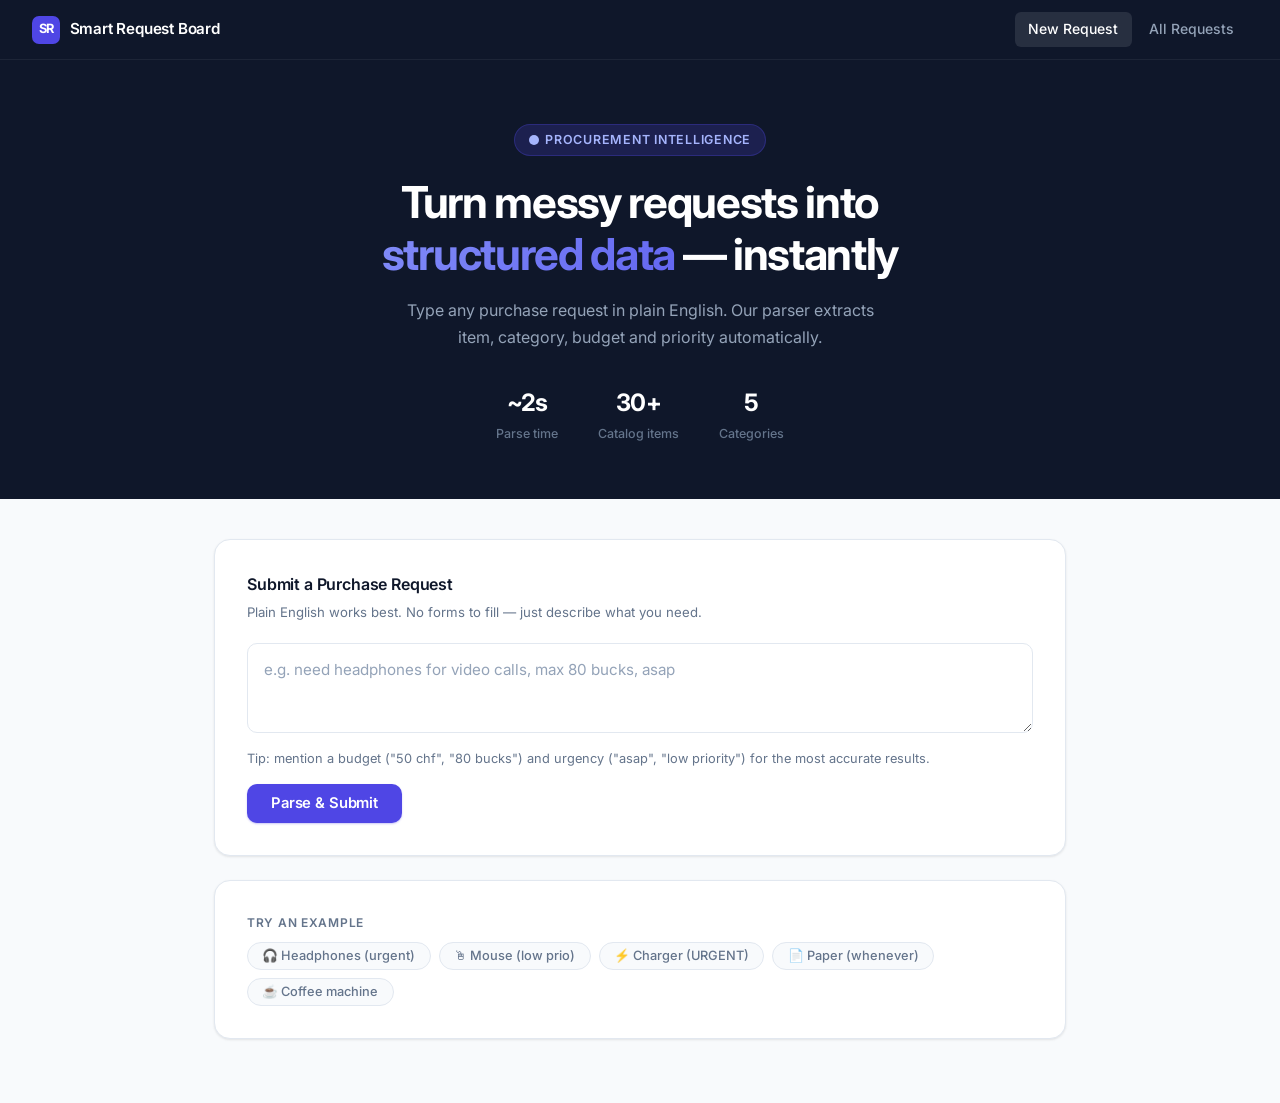
<file: frontend/index.html>
<!DOCTYPE html>
<html lang="en">
<head>
  <meta charset="UTF-8">
  <meta name="viewport" content="width=device-width, initial-scale=1">
  <title>Smart Request Board</title>
  <link rel="stylesheet" href="style.css">
</head>
<body>

<!-- Navigation -->
<nav class="nav">
  <a href="index.html" class="nav-brand">
    <div class="nav-logo-mark">SR</div>
    <span class="nav-brand-name">Smart Request Board</span>
  </a>
  <div class="nav-links">
    <a href="index.html" class="active">New Request</a>
    <a href="requests.html">All Requests</a>
  </div>
</nav>

<!-- Hero -->
<section class="hero">
  <div class="hero-eyebrow">
    <svg width="10" height="10" viewBox="0 0 10 10" fill="currentColor"><circle cx="5" cy="5" r="5"/></svg>
    Procurement Intelligence
  </div>
  <h1>Turn messy requests into<br><span>structured data</span> — instantly</h1>
  <p class="hero-sub">Type any purchase request in plain English. Our parser extracts item, category, budget and priority automatically.</p>
  <div class="hero-stats">
    <div class="hero-stat">
      <div class="hero-stat-value">~2s</div>
      <div class="hero-stat-label">Parse time</div>
    </div>
    <div class="hero-stat">
      <div class="hero-stat-value">30+</div>
      <div class="hero-stat-label">Catalog items</div>
    </div>
    <div class="hero-stat">
      <div class="hero-stat-value">5</div>
      <div class="hero-stat-label">Categories</div>
    </div>
  </div>
</section>

<!-- Main content -->
<main class="container">

  <!-- Submit form -->
  <div class="card">
    <div class="card-title">Submit a Purchase Request</div>
    <div class="card-subtitle">Plain English works best. No forms to fill — just describe what you need.</div>

    <textarea id="input-text" placeholder="e.g. need headphones for video calls, max 80 bucks, asap"></textarea>
    <p class="hint">Tip: mention a budget ("50 chf", "80 bucks") and urgency ("asap", "low priority") for the most accurate results.</p>

    <div style="display:flex; align-items:center; gap:1rem; flex-wrap:wrap;">
      <button class="btn-primary" id="submit-btn">
        Parse &amp; Submit
      </button>
      <p id="error-msg" class="error-msg"></p>
    </div>

    <!-- Result -->
    <div id="result-box">
      <div class="result-header">
        <div class="result-check">&#10003;</div>
        <span class="result-header-text">Request parsed and saved</span>
      </div>
      <div class="field-grid" id="field-grid"></div>
      <a href="requests.html" class="result-link">
        View all requests →
      </a>
    </div>
  </div>

  <!-- Examples -->
  <div class="card">
    <div class="examples-label">Try an example</div>
    <div class="pills">
      <button class="btn-pill" data-text="need headphones for calls, max 80 bucks, asap">🎧 Headphones (urgent)</button>
      <button class="btn-pill" data-text="wireless mouse, budget 30 chf, low priority">🖱 Mouse (low prio)</button>
      <button class="btn-pill" data-text="URGENT laptop charger max 50 euros">⚡ Charger (URGENT)</button>
      <button class="btn-pill" data-text="printer paper a4, about 25 francs, whenever">📄 Paper (whenever)</button>
      <button class="btn-pill" data-text="coffee machine for the kitchen">☕ Coffee machine</button>
    </div>
  </div>

</main>

<script>
  const API = "http://localhost:5001";

  const inputEl   = document.getElementById("input-text");
  const submitBtn = document.getElementById("submit-btn");
  const resultBox = document.getElementById("result-box");
  const fieldGrid = document.getElementById("field-grid");
  const errorMsg  = document.getElementById("error-msg");

  // Example pills
  document.querySelectorAll(".btn-pill").forEach(btn => {
    btn.addEventListener("click", () => {
      inputEl.value = btn.dataset.text;
      inputEl.focus();
      resultBox.style.display = "none";
    });
  });

  submitBtn.addEventListener("click", async () => {
    const text = inputEl.value.trim();
    if (!text) { errorMsg.textContent = "Please enter a request."; return; }
    errorMsg.textContent = "";
    submitBtn.disabled = true;
    submitBtn.textContent = "Submitting…";

    try {
      const res = await fetch(`${API}/requests`, {
        method: "POST",
        headers: { "Content-Type": "application/json" },
        body: JSON.stringify({ text }),
      });
      const data = await res.json();
      if (!res.ok) throw new Error(data.error || "Server error");
      showResult(data);
    } catch (err) {
      errorMsg.textContent = `Error: ${err.message}. Is the backend running? (cd backend && python3 app.py)`;
    } finally {
      submitBtn.disabled = false;
      submitBtn.textContent = "Parse & Submit";
    }
  });

  function showResult(data) {
    const priorityColors = { urgent: "#b91c1c", normal: "#64748b", low: "#065f46" };
    const fields = [
      { label: "Item",     value: data.item || "—" },
      { label: "Category", value: data.category || "—" },
      { label: "Budget",   value: data.budget_chf != null ? `CHF ${data.budget_chf}` : "not specified" },
      { label: "Priority", value: data.priority || "normal" },
      { label: "ID",       value: `#${data.id}` },
    ];
    fieldGrid.innerHTML = fields.map(f => `
      <div class="field-item">
        <div class="label">${f.label}</div>
        <div class="value" style="${f.label === 'Priority' ? `color:${priorityColors[f.value] || '#64748b'}` : ''}">${f.value}</div>
      </div>
    `).join("");
    resultBox.style.display = "block";
  }

  // Allow submit on Ctrl/Cmd + Enter
  inputEl.addEventListener("keydown", e => {
    if ((e.ctrlKey || e.metaKey) && e.key === "Enter") submitBtn.click();
  });
</script>
</body>
</html>
</file>
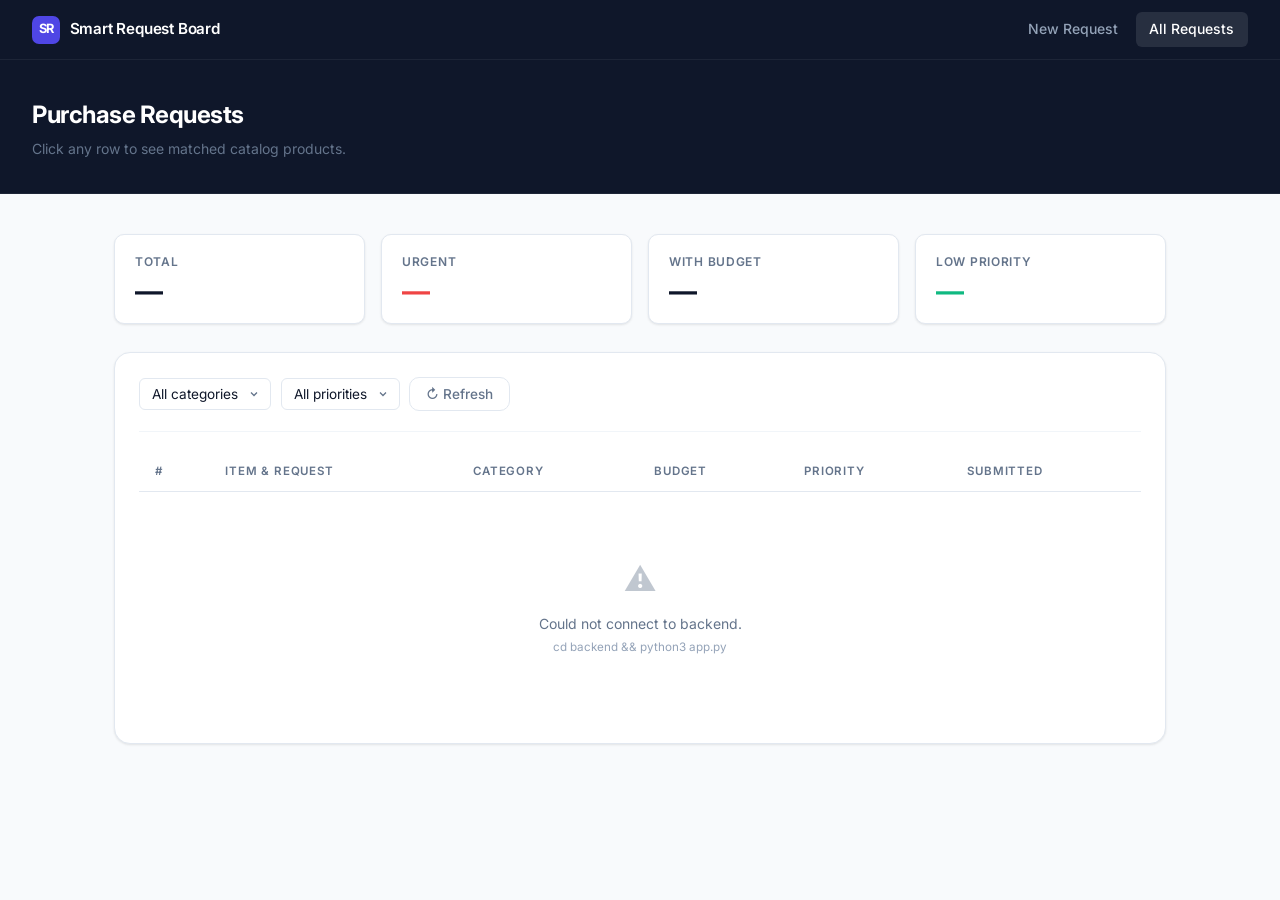
<file: frontend/requests.html>
<!DOCTYPE html>
<html lang="en">
<head>
  <meta charset="UTF-8">
  <meta name="viewport" content="width=device-width, initial-scale=1">
  <title>All Requests — Smart Request Board</title>
  <link rel="stylesheet" href="style.css">
</head>
<body>

<!-- Navigation -->
<nav class="nav">
  <a href="index.html" class="nav-brand">
    <div class="nav-logo-mark">SR</div>
    <span class="nav-brand-name">Smart Request Board</span>
  </a>
  <div class="nav-links">
    <a href="index.html">New Request</a>
    <a href="requests.html" class="active">All Requests</a>
  </div>
</nav>

<!-- Page header -->
<div class="page-header">
  <h1>Purchase Requests</h1>
  <p>Click any row to see matched catalog products.</p>
</div>

<!-- Main content -->
<main class="container-wide">

  <!-- Stats -->
  <div class="stats-row" id="stats-row">
    <div class="stat-card">
      <div class="stat-card-label">Total</div>
      <div class="stat-card-value" id="stat-total">—</div>
    </div>
    <div class="stat-card">
      <div class="stat-card-label">Urgent</div>
      <div class="stat-card-value urgent" id="stat-urgent">—</div>
    </div>
    <div class="stat-card">
      <div class="stat-card-label">With Budget</div>
      <div class="stat-card-value" id="stat-budget">—</div>
    </div>
    <div class="stat-card">
      <div class="stat-card-label">Low Priority</div>
      <div class="stat-card-value low" id="stat-low">—</div>
    </div>
  </div>

  <!-- Request table -->
  <div class="card" style="padding: 1.5rem;">

    <!-- Filter bar -->
    <div class="filter-bar">
      <select id="filter-category" class="filter-select">
        <option value="">All categories</option>
      </select>
      <select id="filter-priority" class="filter-select">
        <option value="">All priorities</option>
        <option value="urgent">Urgent</option>
        <option value="normal">Normal</option>
        <option value="low">Low</option>
      </select>
      <button id="refresh-btn" class="btn-secondary">↻ Refresh</button>
    </div>

    <div class="table-wrap">
      <table>
        <thead>
          <tr>
            <th>#</th>
            <th>Item &amp; Request</th>
            <th>Category</th>
            <th>Budget</th>
            <th>Priority</th>
            <th>Submitted</th>
          </tr>
        </thead>
        <tbody id="requests-body">
          <tr>
            <td colspan="6">
              <div class="empty">
                <div class="empty-icon">⏳</div>
                <p>Loading requests…</p>
              </div>
            </td>
          </tr>
        </tbody>
      </table>
    </div>
  </div>

  <!-- Match panel -->
  <div id="match-panel" class="card" style="padding: 1.5rem;">
    <div class="match-panel-header">
      <div>
        <div class="match-panel-title" id="match-title">Matched Products</div>
        <div class="match-panel-meta" id="match-meta"></div>
      </div>
      <span class="match-count-badge" id="match-count">0</span>
    </div>

    <div id="match-note"></div>

    <div class="table-wrap">
      <table>
        <thead>
          <tr>
            <th>Product</th>
            <th>Category</th>
            <th>Price (CHF)</th>
          </tr>
        </thead>
        <tbody id="match-body">
          <tr><td colspan="3"><div class="empty"><p>Select a request above.</p></div></td></tr>
        </tbody>
      </table>
    </div>
  </div>

</main>

<script>
  const API = "http://localhost:5001";

  let allRequests = [];
  let selectedId = null;

  function escapeHtml(str) {
    return String(str ?? "")
      .replace(/&/g, "&amp;")
      .replace(/</g, "&lt;")
      .replace(/>/g, "&gt;")
      .replace(/"/g, "&quot;")
      .replace(/'/g, "&#39;");
  }

  // ── Load & render ────────────────────────────────

  async function loadRequests() {
    const tbody = document.getElementById("requests-body");
    try {
      const res = await fetch(`${API}/requests`);
      allRequests = await res.json();
      updateStats();
      populateCategoryFilter();
      renderTable();
    } catch {
      tbody.innerHTML = `
        <tr><td colspan="6">
          <div class="empty">
            <div class="empty-icon">⚠️</div>
            <p>Could not connect to backend.<br>
            <small style="color:#94a3b8">cd backend &amp;&amp; python3 app.py</small></p>
          </div>
        </td></tr>`;
    }
  }

  function updateStats() {
    document.getElementById("stat-total").textContent  = allRequests.length;
    document.getElementById("stat-urgent").textContent = allRequests.filter(r => r.priority === "urgent").length;
    document.getElementById("stat-budget").textContent = allRequests.filter(r => r.budget_chf != null).length;
    document.getElementById("stat-low").textContent    = allRequests.filter(r => r.priority === "low").length;
  }

  function populateCategoryFilter() {
    const select = document.getElementById("filter-category");
    const current = select.value;
    const cats = [...new Set(allRequests.map(r => r.category))].sort();
    select.innerHTML = `<option value="">All categories</option>` +
      cats.map(c => `<option value="${escapeHtml(c)}">${escapeHtml(c)}</option>`).join("");
    if (current) select.value = current;
  }

  function renderTable() {
    const tbody = document.getElementById("requests-body");
    const catFilter  = document.getElementById("filter-category").value;
    const prioFilter = document.getElementById("filter-priority").value;

    const filtered = allRequests.filter(r =>
      (!catFilter  || r.category === catFilter) &&
      (!prioFilter || r.priority === prioFilter)
    );

    if (!filtered.length) {
      tbody.innerHTML = `
        <tr><td colspan="6">
          <div class="empty">
            <div class="empty-icon">🔍</div>
            <p>No requests match the current filters.</p>
          </div>
        </td></tr>`;
      return;
    }

    tbody.innerHTML = filtered.map(r => `
      <tr class="clickable${r.id === selectedId ? ' selected' : ''}" data-id="${r.id}">
        <td style="color:var(--text-muted);font-size:0.8rem;">#${r.id}</td>
        <td>
          <div class="item-name">${escapeHtml(r.item)}</div>
          <div class="raw-input">${escapeHtml(r.raw_input)}</div>
        </td>
        <td><span class="category-chip">${escapeHtml(r.category)}</span></td>
        <td style="font-weight:500;">${r.budget_chf != null ? `CHF ${r.budget_chf}` : '<span style="color:var(--text-light)">—</span>'}</td>
        <td><span class="badge badge-${escapeHtml(r.priority)}">${escapeHtml(r.priority)}</span></td>
        <td class="date-cell">${formatDate(r.created_at)}</td>
      </tr>
    `).join("");

    tbody.querySelectorAll("tr.clickable").forEach(tr => {
      tr.addEventListener("click", () => loadMatches(Number(tr.dataset.id)));
    });
  }

  // ── Match panel ──────────────────────────────────

  async function loadMatches(requestId) {
    selectedId = requestId;
    renderTable(); // re-render to apply .selected class

    const panel     = document.getElementById("match-panel");
    const title     = document.getElementById("match-title");
    const meta      = document.getElementById("match-meta");
    const countBadge = document.getElementById("match-count");
    const matchBody = document.getElementById("match-body");
    const noteEl    = document.getElementById("match-note");

    panel.style.display = "block";
    matchBody.innerHTML = `<tr><td colspan="3"><div class="empty"><p>Loading…</p></div></td></tr>`;
    noteEl.innerHTML = "";
    panel.scrollIntoView({ behavior: "smooth", block: "start" });

    try {
      const res  = await fetch(`${API}/match?request_id=${requestId}`);
      const data = await res.json();

      const req = allRequests.find(r => r.id === requestId);
      title.textContent = req ? `Matches for "${req.item}"` : `Matches for #${requestId}`;
      meta.textContent  = `Category: ${data.category}${data.budget_chf != null ? ` · Budget: ≤ CHF ${data.budget_chf}` : " · No budget set"}`;
      countBadge.textContent = data.matches ? data.matches.length : 0;

      if (data.note) {
        noteEl.innerHTML = `
          <div class="note-banner">
            <span>ℹ️</span>
            <span>${escapeHtml(data.note)}</span>
          </div>`;
      }

      if (!data.matches || !data.matches.length) {
        matchBody.innerHTML = `
          <tr><td colspan="3">
            <div class="empty">
              <div class="empty-icon">📭</div>
              <p>No catalog items match this request.</p>
            </div>
          </td></tr>`;
        return;
      }

      matchBody.innerHTML = data.matches.map((p, i) => `
        <tr>
          <td>
            <div style="font-weight:500;">${escapeHtml(p.name)}</div>
            ${i === 0 ? '<div style="font-size:0.72rem;color:var(--green);font-weight:600;margin-top:0.1rem;">Best match</div>' : ''}
          </td>
          <td><span class="category-chip">${escapeHtml(p.category)}</span></td>
          <td>
            <span class="product-price ${data.budget_chf != null && p.price_chf <= data.budget_chf ? 'price-under-budget' : ''}">
              CHF ${p.price_chf.toFixed(2)}
            </span>
          </td>
        </tr>
      `).join("");
    } catch {
      matchBody.innerHTML = `<tr><td colspan="3"><div class="empty"><p>Failed to load matches.</p></div></td></tr>`;
    }
  }

  // ── Helpers ──────────────────────────────────────

  function formatDate(iso) {
    if (!iso) return "—";
    const d = new Date(iso + "Z");
    return d.toLocaleDateString("en-CH", { day: "2-digit", month: "short", year: "numeric" });
  }

  document.getElementById("filter-category").addEventListener("change", renderTable);
  document.getElementById("filter-priority").addEventListener("change", renderTable);
  document.getElementById("refresh-btn").addEventListener("click", loadRequests);

  loadRequests();
</script>
</body>
</html>
</file>
<file: frontend/style.css>
/* Smart Request Board — redesigned UI */
@import url('https://fonts.googleapis.com/css2?family=Inter:wght@300;400;500;600;700&display=swap');

/* ── Reset & tokens ──────────────────────────────── */
*, *::before, *::after { box-sizing: border-box; margin: 0; padding: 0; }

:root {
  --navy:        #0f172a;
  --navy-mid:    #1e293b;
  --navy-light:  #334155;
  --indigo:      #4f46e5;
  --indigo-dark: #4338ca;
  --indigo-pale: #eef2ff;
  --bg:          #f8fafc;
  --surface:     #ffffff;
  --border:      #e2e8f0;
  --border-soft: #f1f5f9;
  --text:        #0f172a;
  --text-muted:  #64748b;
  --text-light:  #94a3b8;
  --green:       #10b981;
  --green-pale:  #ecfdf5;
  --amber:       #f59e0b;
  --amber-pale:  #fffbeb;
  --red:         #ef4444;
  --red-pale:    #fef2f2;
  --radius-sm:   6px;
  --radius:      10px;
  --radius-lg:   16px;
  --shadow-sm:   0 1px 3px rgba(0,0,0,.06), 0 1px 2px rgba(0,0,0,.04);
  --shadow:      0 4px 6px -1px rgba(0,0,0,.07), 0 2px 4px -1px rgba(0,0,0,.04);
  --shadow-md:   0 10px 15px -3px rgba(0,0,0,.08), 0 4px 6px -2px rgba(0,0,0,.04);
}

html { scroll-behavior: smooth; }

body {
  font-family: 'Inter', -apple-system, BlinkMacSystemFont, sans-serif;
  background: var(--bg);
  color: var(--text);
  line-height: 1.6;
  min-height: 100vh;
  -webkit-font-smoothing: antialiased;
}

/* ── Navigation ──────────────────────────────────── */
.nav {
  position: sticky;
  top: 0;
  z-index: 100;
  background: var(--navy);
  border-bottom: 1px solid rgba(255,255,255,.06);
  display: flex;
  align-items: center;
  justify-content: space-between;
  padding: 0 2rem;
  height: 60px;
}

.nav-brand {
  display: flex;
  align-items: center;
  gap: 0.6rem;
  text-decoration: none;
}

.nav-logo-mark {
  width: 28px;
  height: 28px;
  background: var(--indigo);
  border-radius: 7px;
  display: flex;
  align-items: center;
  justify-content: center;
  font-size: 0.8rem;
  font-weight: 700;
  color: #fff;
  letter-spacing: -.5px;
}

.nav-brand-name {
  font-size: 0.95rem;
  font-weight: 600;
  color: #fff;
  letter-spacing: -.2px;
}

.nav-links {
  display: flex;
  align-items: center;
  gap: 0.25rem;
}

.nav-links a {
  color: #94a3b8;
  text-decoration: none;
  font-size: 0.875rem;
  font-weight: 500;
  padding: 0.4rem 0.85rem;
  border-radius: var(--radius-sm);
  transition: color 0.15s, background 0.15s;
}
.nav-links a:hover { color: #fff; background: rgba(255,255,255,.06); }
.nav-links a.active { color: #fff; background: rgba(255,255,255,.1); }

/* ── Hero ────────────────────────────────────────── */
.hero {
  background: var(--navy);
  padding: 4rem 2rem 3.5rem;
  text-align: center;
}

.hero-eyebrow {
  display: inline-flex;
  align-items: center;
  gap: 0.4rem;
  background: rgba(79,70,229,.2);
  border: 1px solid rgba(79,70,229,.3);
  color: #a5b4fc;
  font-size: 0.78rem;
  font-weight: 600;
  letter-spacing: .06em;
  text-transform: uppercase;
  padding: 0.3rem 0.85rem;
  border-radius: 99px;
  margin-bottom: 1.25rem;
}

.hero h1 {
  font-size: clamp(1.75rem, 4vw, 2.75rem);
  font-weight: 700;
  color: #fff;
  letter-spacing: -.03em;
  line-height: 1.2;
  margin-bottom: 1rem;
  max-width: 640px;
  margin-left: auto;
  margin-right: auto;
}

.hero h1 span {
  background: linear-gradient(135deg, #818cf8, #6366f1);
  -webkit-background-clip: text;
  -webkit-text-fill-color: transparent;
  background-clip: text;
}

.hero-sub {
  font-size: 1rem;
  color: #94a3b8;
  max-width: 480px;
  margin: 0 auto 2rem;
  line-height: 1.7;
}

.hero-stats {
  display: flex;
  justify-content: center;
  gap: 2.5rem;
  flex-wrap: wrap;
}

.hero-stat {
  text-align: center;
}

.hero-stat-value {
  font-size: 1.5rem;
  font-weight: 700;
  color: #fff;
  letter-spacing: -.03em;
}

.hero-stat-label {
  font-size: 0.78rem;
  color: #64748b;
  font-weight: 500;
  margin-top: 0.1rem;
}

/* ── Page header (requests page) ─────────────────── */
.page-header {
  background: var(--navy);
  padding: 2.25rem 2rem 2rem;
  border-bottom: 1px solid rgba(255,255,255,.06);
}

.page-header h1 {
  font-size: 1.5rem;
  font-weight: 700;
  color: #fff;
  letter-spacing: -.02em;
  margin-bottom: 0.25rem;
}

.page-header p {
  color: #64748b;
  font-size: 0.875rem;
}

/* ── Layout ──────────────────────────────────────── */
.container {
  max-width: 900px;
  margin: 0 auto;
  padding: 2.5rem 1.5rem;
}

.container-wide {
  max-width: 1100px;
  margin: 0 auto;
  padding: 2.5rem 1.5rem;
}

/* ── Stats row ───────────────────────────────────── */
.stats-row {
  display: grid;
  grid-template-columns: repeat(auto-fit, minmax(160px, 1fr));
  gap: 1rem;
  margin-bottom: 1.75rem;
}

.stat-card {
  background: var(--surface);
  border: 1px solid var(--border);
  border-radius: var(--radius);
  padding: 1.1rem 1.25rem;
  box-shadow: var(--shadow-sm);
}

.stat-card-label {
  font-size: 0.75rem;
  font-weight: 600;
  color: var(--text-muted);
  text-transform: uppercase;
  letter-spacing: .06em;
  margin-bottom: 0.35rem;
}

.stat-card-value {
  font-size: 1.75rem;
  font-weight: 700;
  color: var(--text);
  letter-spacing: -.03em;
  line-height: 1;
}

.stat-card-value.urgent { color: var(--red); }
.stat-card-value.low    { color: var(--green); }

/* ── Cards ───────────────────────────────────────── */
.card {
  background: var(--surface);
  border: 1px solid var(--border);
  border-radius: var(--radius-lg);
  padding: 2rem;
  margin-bottom: 1.5rem;
  box-shadow: var(--shadow-sm);
}

.card-title {
  font-size: 1rem;
  font-weight: 600;
  color: var(--text);
  letter-spacing: -.01em;
  margin-bottom: 0.25rem;
}

.card-subtitle {
  font-size: 0.825rem;
  color: var(--text-muted);
  margin-bottom: 1.25rem;
}

/* ── Form elements ───────────────────────────────── */
textarea {
  width: 100%;
  min-height: 90px;
  padding: 0.85rem 1rem;
  border: 1.5px solid var(--border);
  border-radius: var(--radius);
  font-size: 0.95rem;
  font-family: inherit;
  color: var(--text);
  resize: vertical;
  transition: border-color 0.15s, box-shadow 0.15s;
  background: var(--surface);
  line-height: 1.6;
}
textarea::placeholder { color: var(--text-light); }
textarea:focus {
  outline: none;
  border-color: var(--indigo);
  box-shadow: 0 0 0 3px rgba(79,70,229,.1);
}

.hint {
  font-size: 0.8rem;
  color: var(--text-muted);
  margin-top: 0.5rem;
  margin-bottom: 1rem;
  line-height: 1.5;
}

/* ── Buttons ─────────────────────────────────────── */
button {
  font-family: inherit;
  cursor: pointer;
  border: none;
  font-weight: 500;
  transition: all 0.15s;
}

.btn-primary {
  background: var(--indigo);
  color: #fff;
  border-radius: var(--radius);
  padding: 0.65rem 1.5rem;
  font-size: 0.925rem;
  font-weight: 600;
  letter-spacing: -.01em;
  box-shadow: 0 1px 2px rgba(79,70,229,.3);
}
.btn-primary:hover  { background: var(--indigo-dark); box-shadow: 0 4px 12px rgba(79,70,229,.3); transform: translateY(-1px); }
.btn-primary:active { transform: translateY(0); }
.btn-primary:disabled { background: var(--text-light); box-shadow: none; transform: none; cursor: not-allowed; }

.btn-secondary {
  background: var(--surface);
  color: var(--text-muted);
  border: 1px solid var(--border);
  border-radius: var(--radius);
  padding: 0.5rem 1rem;
  font-size: 0.85rem;
}
.btn-secondary:hover { background: var(--bg); color: var(--text); }

.btn-pill {
  background: var(--bg);
  color: var(--text-muted);
  border: 1px solid var(--border);
  border-radius: 99px;
  padding: 0.35rem 0.9rem;
  font-size: 0.8rem;
  font-weight: 500;
}
.btn-pill:hover { background: var(--indigo-pale); border-color: #c7d2fe; color: var(--indigo); }

/* ── Result box ──────────────────────────────────── */
#result-box {
  display: none;
  margin-top: 1.5rem;
  border: 1.5px solid #c7d2fe;
  border-radius: var(--radius);
  background: var(--indigo-pale);
  padding: 1.25rem;
  animation: fadeSlideIn 0.25s ease;
}

@keyframes fadeSlideIn {
  from { opacity: 0; transform: translateY(8px); }
  to   { opacity: 1; transform: translateY(0); }
}

.result-header {
  display: flex;
  align-items: center;
  gap: 0.5rem;
  margin-bottom: 1rem;
}

.result-check {
  width: 20px;
  height: 20px;
  background: var(--green);
  border-radius: 50%;
  display: flex;
  align-items: center;
  justify-content: center;
  font-size: 0.65rem;
  color: #fff;
  flex-shrink: 0;
}

.result-header-text {
  font-size: 0.875rem;
  font-weight: 600;
  color: var(--indigo-dark);
}

.field-grid {
  display: grid;
  grid-template-columns: repeat(auto-fill, minmax(150px, 1fr));
  gap: 0.6rem;
}

.field-item {
  background: var(--surface);
  border: 1px solid #e0e7ff;
  border-radius: var(--radius-sm);
  padding: 0.6rem 0.75rem;
}

.field-item .label {
  font-size: 0.68rem;
  color: var(--text-muted);
  text-transform: uppercase;
  letter-spacing: .06em;
  font-weight: 600;
  margin-bottom: 0.2rem;
}

.field-item .value {
  font-size: 0.925rem;
  font-weight: 600;
  color: var(--text);
}

.result-link {
  display: inline-flex;
  align-items: center;
  gap: 0.3rem;
  margin-top: 0.85rem;
  font-size: 0.8rem;
  font-weight: 600;
  color: var(--indigo);
  text-decoration: none;
}
.result-link:hover { text-decoration: underline; }

/* ── Examples section ────────────────────────────── */
.examples-label {
  font-size: 0.75rem;
  font-weight: 600;
  color: var(--text-muted);
  text-transform: uppercase;
  letter-spacing: .06em;
  margin-bottom: 0.6rem;
}

.pills {
  display: flex;
  flex-wrap: wrap;
  gap: 0.5rem;
}

/* ── Filter bar ──────────────────────────────────── */
.filter-bar {
  display: flex;
  gap: 0.6rem;
  flex-wrap: wrap;
  align-items: center;
  margin-bottom: 1.25rem;
  padding-bottom: 1.25rem;
  border-bottom: 1px solid var(--border-soft);
}

.filter-select {
  padding: 0.45rem 0.75rem;
  border: 1.5px solid var(--border);
  border-radius: var(--radius-sm);
  font-size: 0.85rem;
  font-family: inherit;
  color: var(--text);
  background: var(--surface);
  transition: border-color 0.15s;
  appearance: none;
  background-image: url("data:image/svg+xml,%3Csvg xmlns='http://www.w3.org/2000/svg' width='12' height='12' viewBox='0 0 24 24' fill='none' stroke='%2364748b' stroke-width='2.5'%3E%3Cpath d='M6 9l6 6 6-6'/%3E%3C/svg%3E");
  background-repeat: no-repeat;
  background-position: right 0.6rem center;
  padding-right: 2rem;
}
.filter-select:focus { outline: none; border-color: var(--indigo); }

/* ── Table ───────────────────────────────────────── */
.table-wrap { overflow-x: auto; }

table {
  width: 100%;
  border-collapse: collapse;
  font-size: 0.875rem;
}

thead tr {
  border-bottom: 1.5px solid var(--border);
}

th {
  text-align: left;
  padding: 0.65rem 1rem;
  font-size: 0.72rem;
  font-weight: 600;
  text-transform: uppercase;
  letter-spacing: .07em;
  color: var(--text-muted);
  background: transparent;
  white-space: nowrap;
}

td {
  padding: 0.85rem 1rem;
  border-bottom: 1px solid var(--border-soft);
  vertical-align: middle;
  color: var(--text);
}

tr:last-child td { border-bottom: none; }

tr.clickable { cursor: pointer; transition: background 0.12s; }
tr.clickable:hover { background: var(--bg); }
tr.clickable.selected { background: var(--indigo-pale); }

.item-name {
  font-weight: 600;
  color: var(--text);
  margin-bottom: 0.15rem;
}
.raw-input {
  font-size: 0.775rem;
  color: var(--text-light);
  line-height: 1.4;
}

.category-chip {
  display: inline-block;
  background: var(--bg);
  border: 1px solid var(--border);
  color: var(--text-muted);
  font-size: 0.75rem;
  font-weight: 500;
  padding: 0.2rem 0.6rem;
  border-radius: 99px;
}

.date-cell {
  white-space: nowrap;
  font-size: 0.8rem;
  color: var(--text-muted);
}

/* ── Priority badges ─────────────────────────────── */
.badge {
  display: inline-flex;
  align-items: center;
  gap: 0.3rem;
  padding: 0.2rem 0.6rem;
  border-radius: 99px;
  font-size: 0.72rem;
  font-weight: 600;
  text-transform: uppercase;
  letter-spacing: .04em;
}

.badge::before {
  content: '';
  width: 5px;
  height: 5px;
  border-radius: 50%;
  flex-shrink: 0;
}

.badge-urgent  { background: var(--red-pale);   color: #b91c1c; }
.badge-urgent::before  { background: var(--red); }
.badge-normal  { background: var(--bg);          color: var(--text-muted); border: 1px solid var(--border); }
.badge-normal::before  { background: var(--text-light); }
.badge-low     { background: var(--green-pale);  color: #065f46; }
.badge-low::before     { background: var(--green); }

/* ── Match panel ─────────────────────────────────── */
#match-panel {
  display: none;
  animation: fadeSlideIn 0.2s ease;
}

.match-panel-header {
  display: flex;
  align-items: flex-start;
  justify-content: space-between;
  gap: 1rem;
  margin-bottom: 1.25rem;
}

.match-panel-title {
  font-size: 1rem;
  font-weight: 600;
  color: var(--text);
  letter-spacing: -.01em;
}

.match-panel-meta {
  font-size: 0.8rem;
  color: var(--text-muted);
  margin-top: 0.2rem;
}

.match-count-badge {
  display: inline-flex;
  align-items: center;
  justify-content: center;
  background: var(--indigo);
  color: #fff;
  font-size: 0.72rem;
  font-weight: 700;
  min-width: 22px;
  height: 22px;
  padding: 0 0.4rem;
  border-radius: 99px;
  flex-shrink: 0;
}

.product-price {
  font-weight: 600;
  color: var(--text);
}

.price-under-budget {
  color: var(--green);
}

/* ── Note banner ─────────────────────────────────── */
.note-banner {
  display: flex;
  align-items: flex-start;
  gap: 0.6rem;
  background: var(--amber-pale);
  border: 1px solid #fde68a;
  border-radius: var(--radius-sm);
  padding: 0.75rem 1rem;
  font-size: 0.825rem;
  color: #92400e;
  margin-bottom: 1rem;
}

/* ── Empty / error states ────────────────────────── */
.empty {
  text-align: center;
  padding: 3rem 1rem;
  color: var(--text-muted);
}

.empty-icon {
  font-size: 2rem;
  margin-bottom: 0.5rem;
  opacity: .4;
}

.empty p { font-size: 0.875rem; }

.error-msg {
  color: var(--red);
  font-size: 0.825rem;
  margin-top: 0.5rem;
  min-height: 1.2rem;
}

/* ── Divider ─────────────────────────────────────── */
.divider {
  height: 1px;
  background: var(--border);
  margin: 1.5rem 0;
}
</file>
